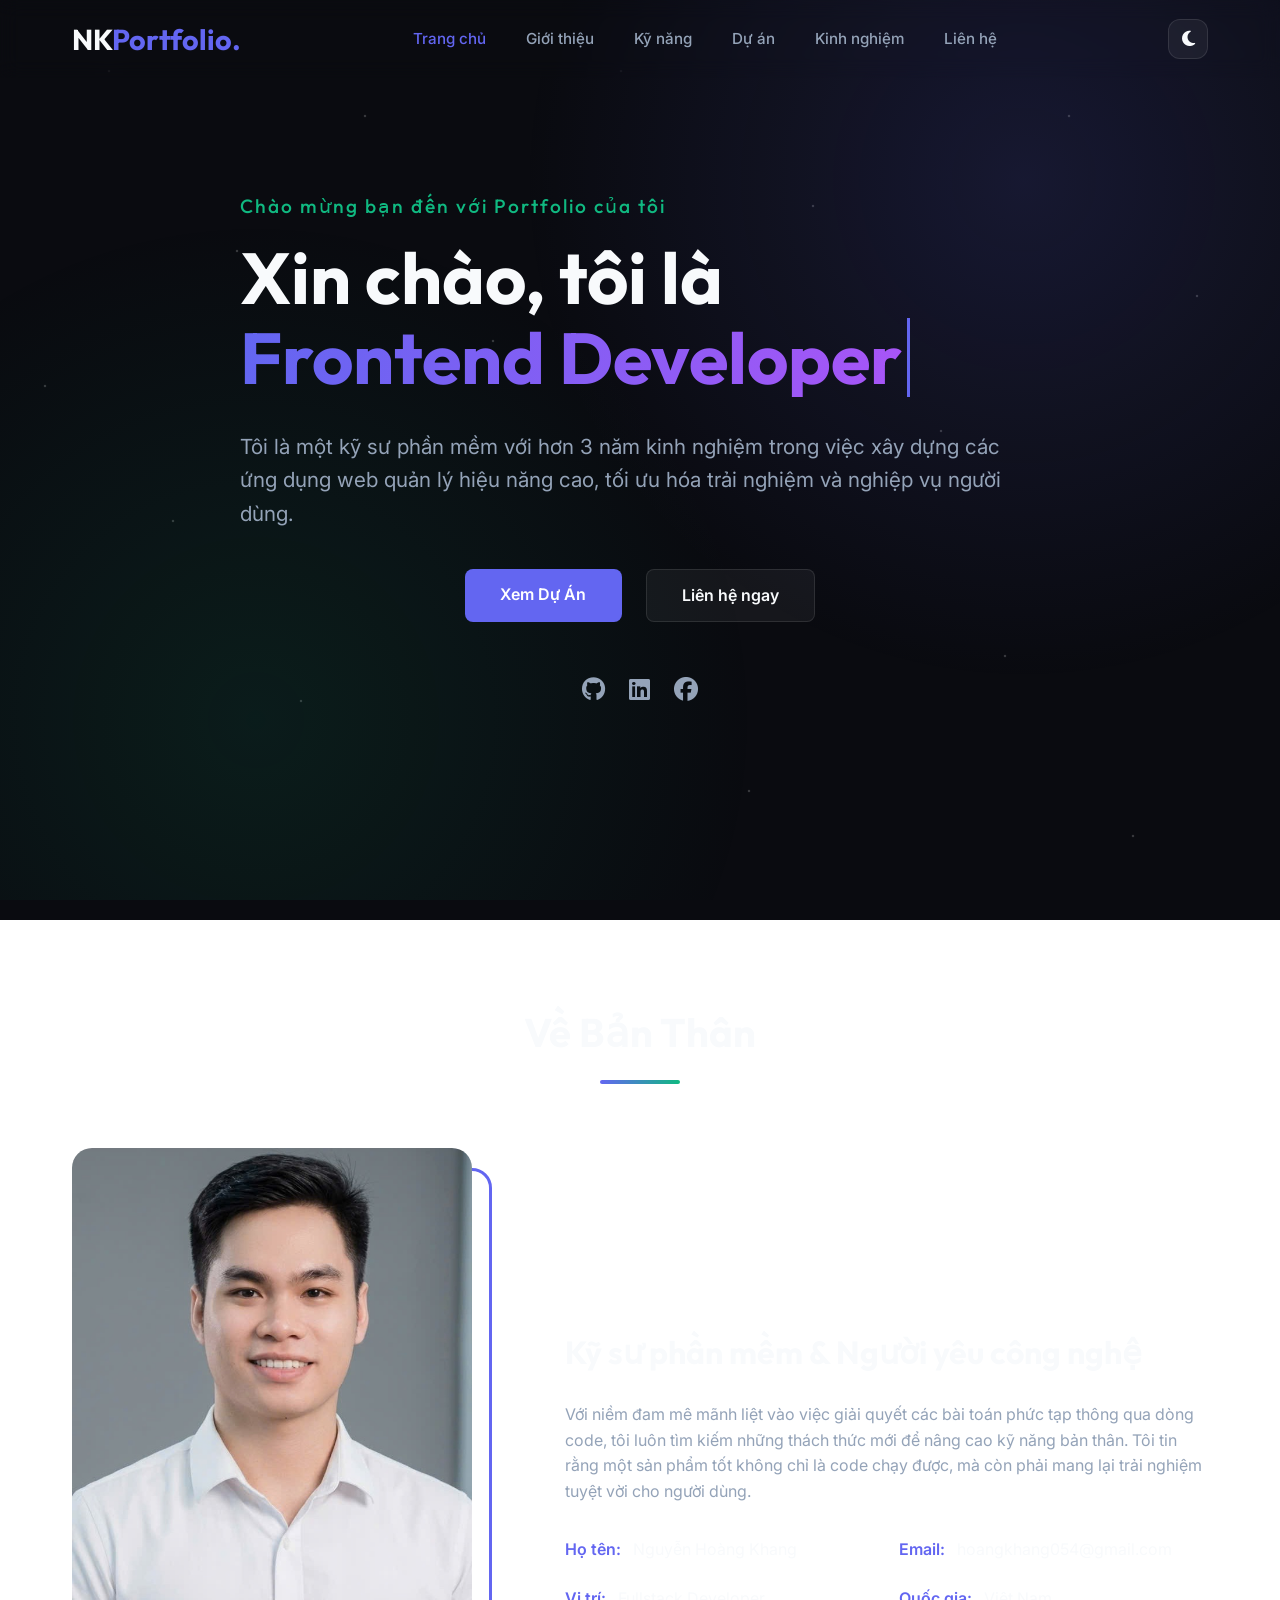
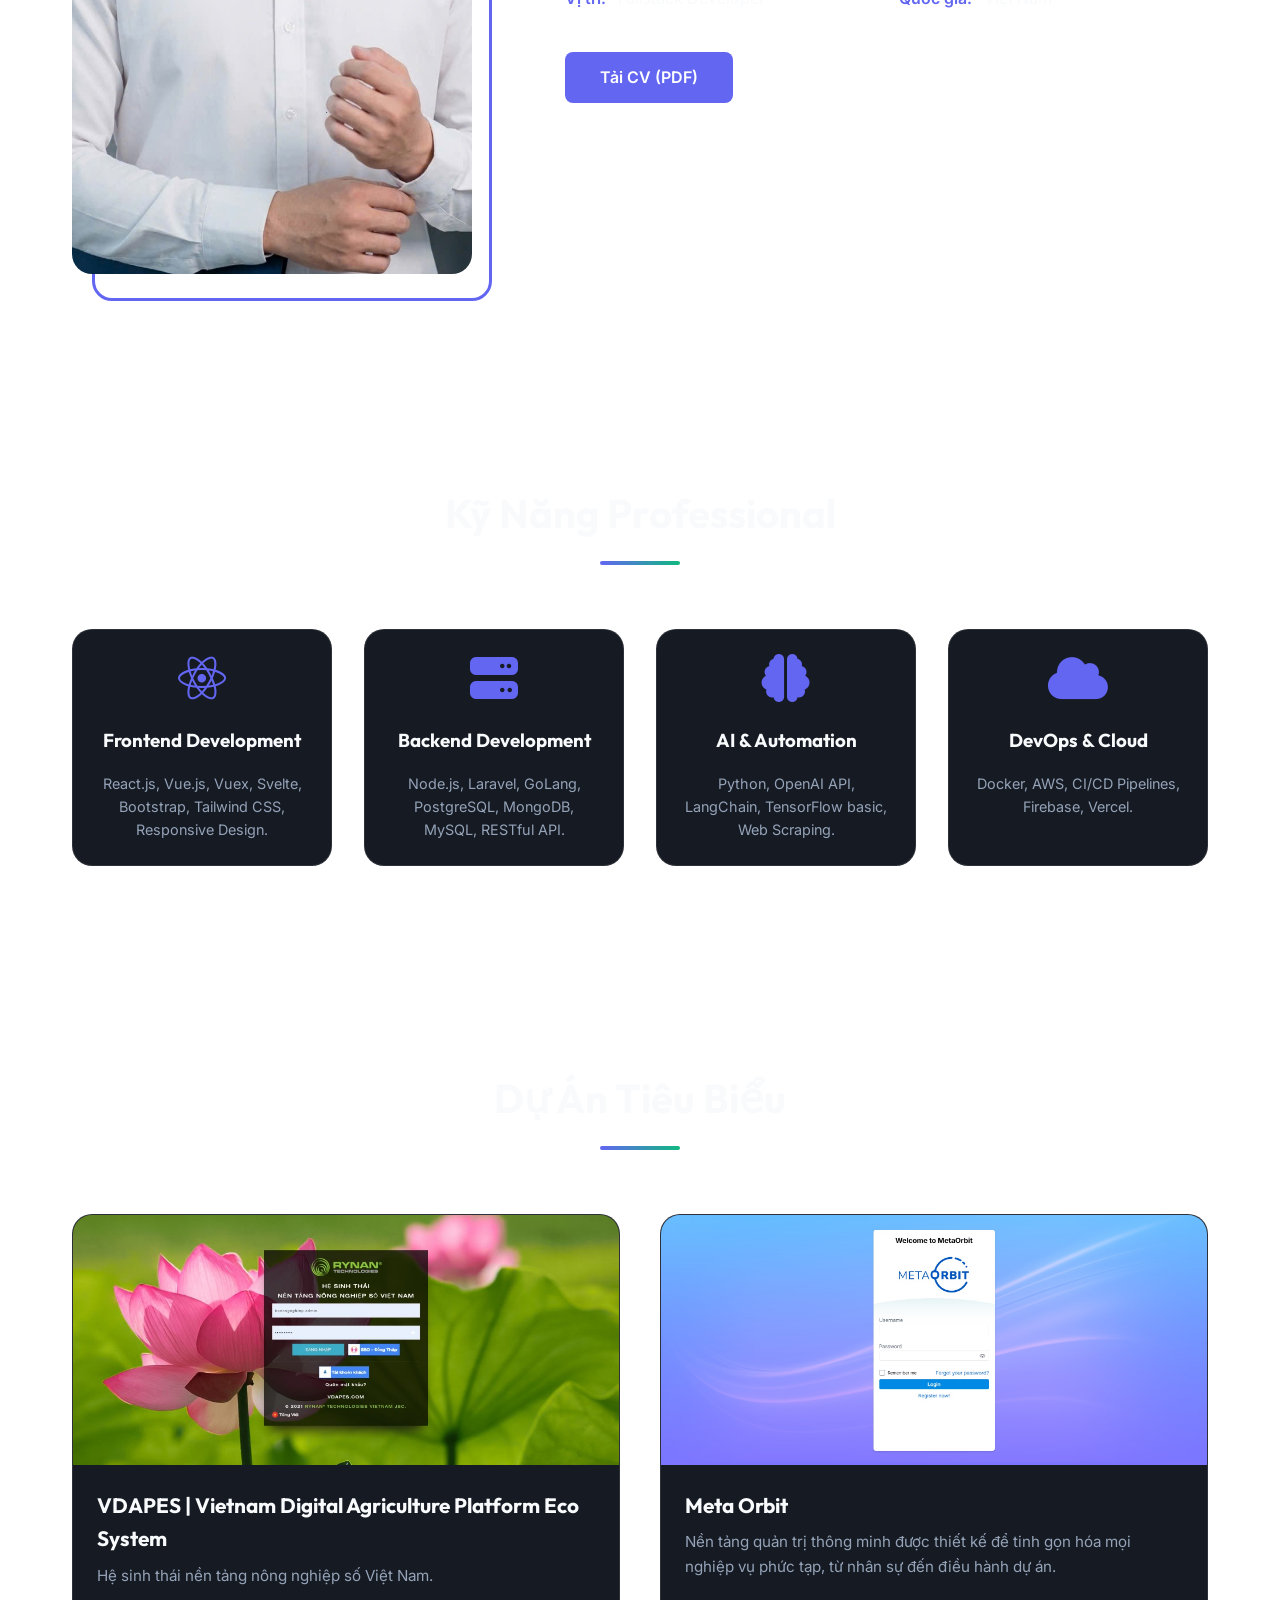
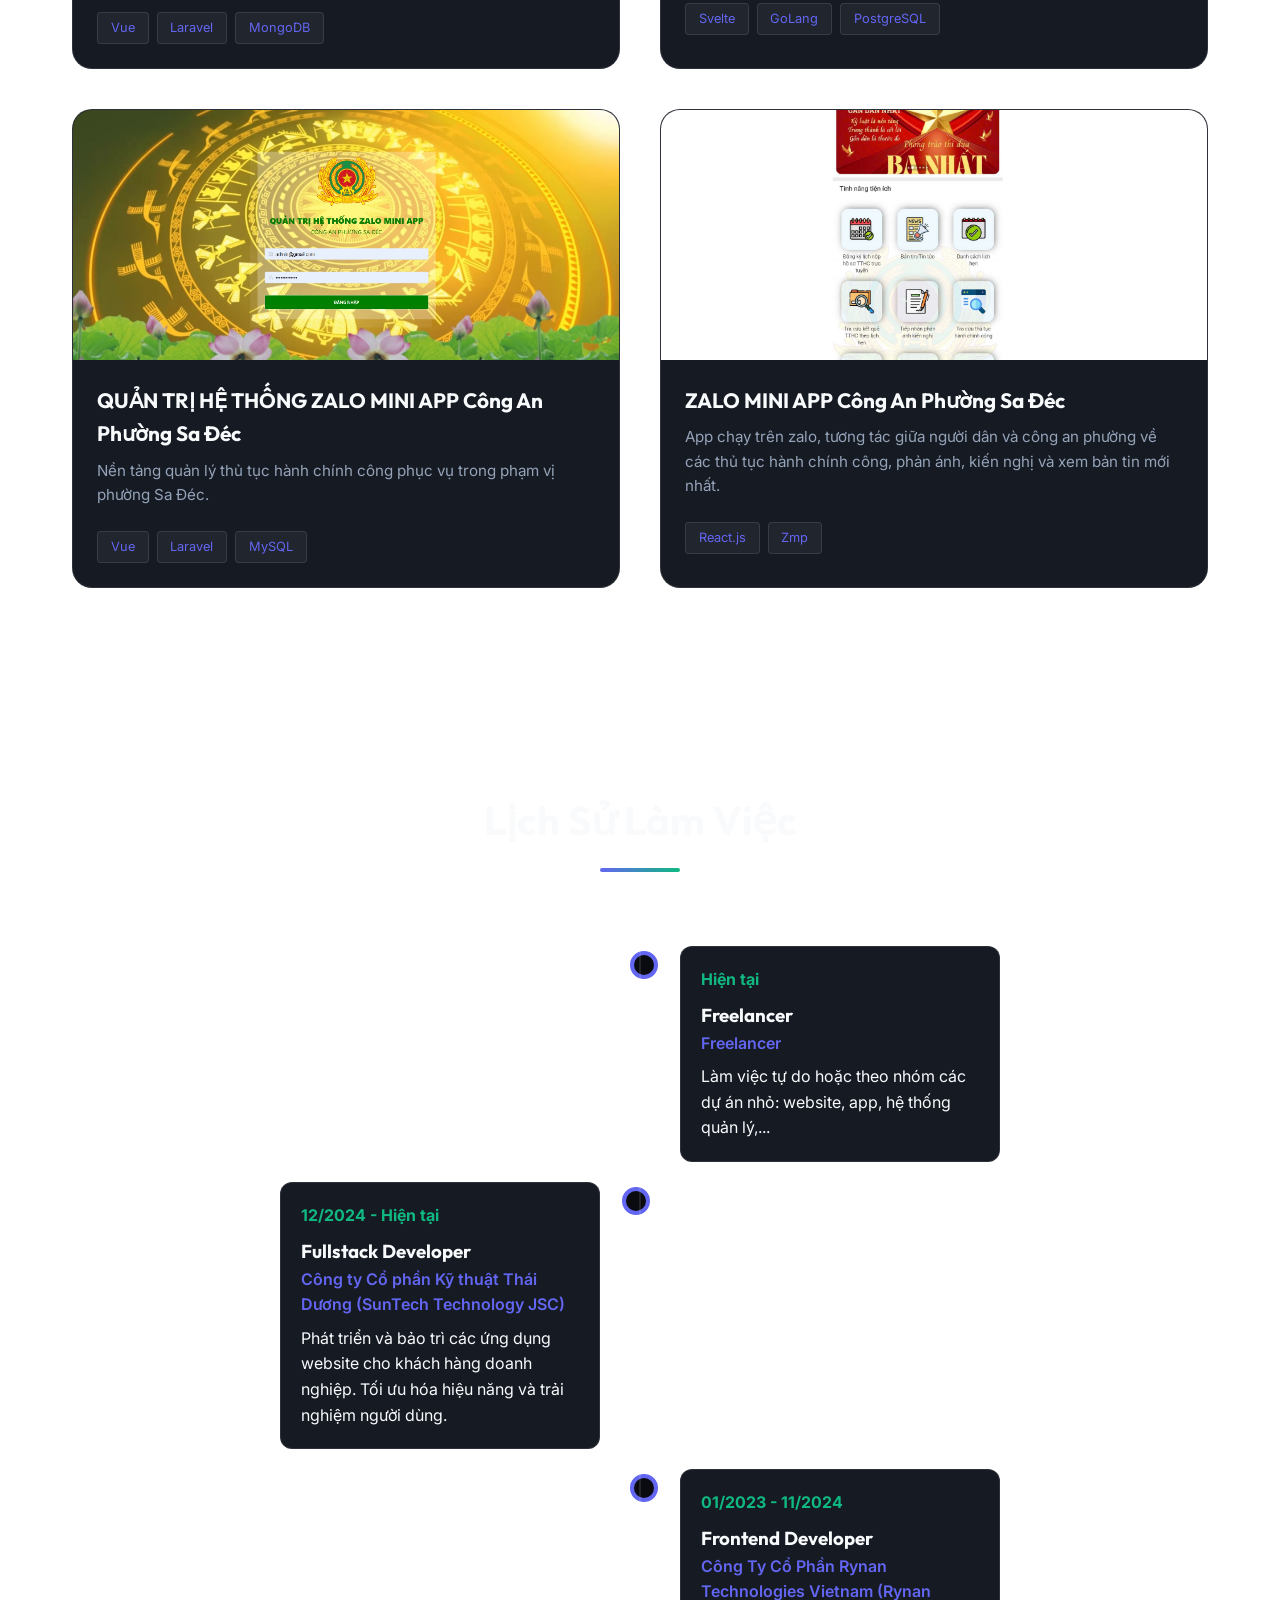
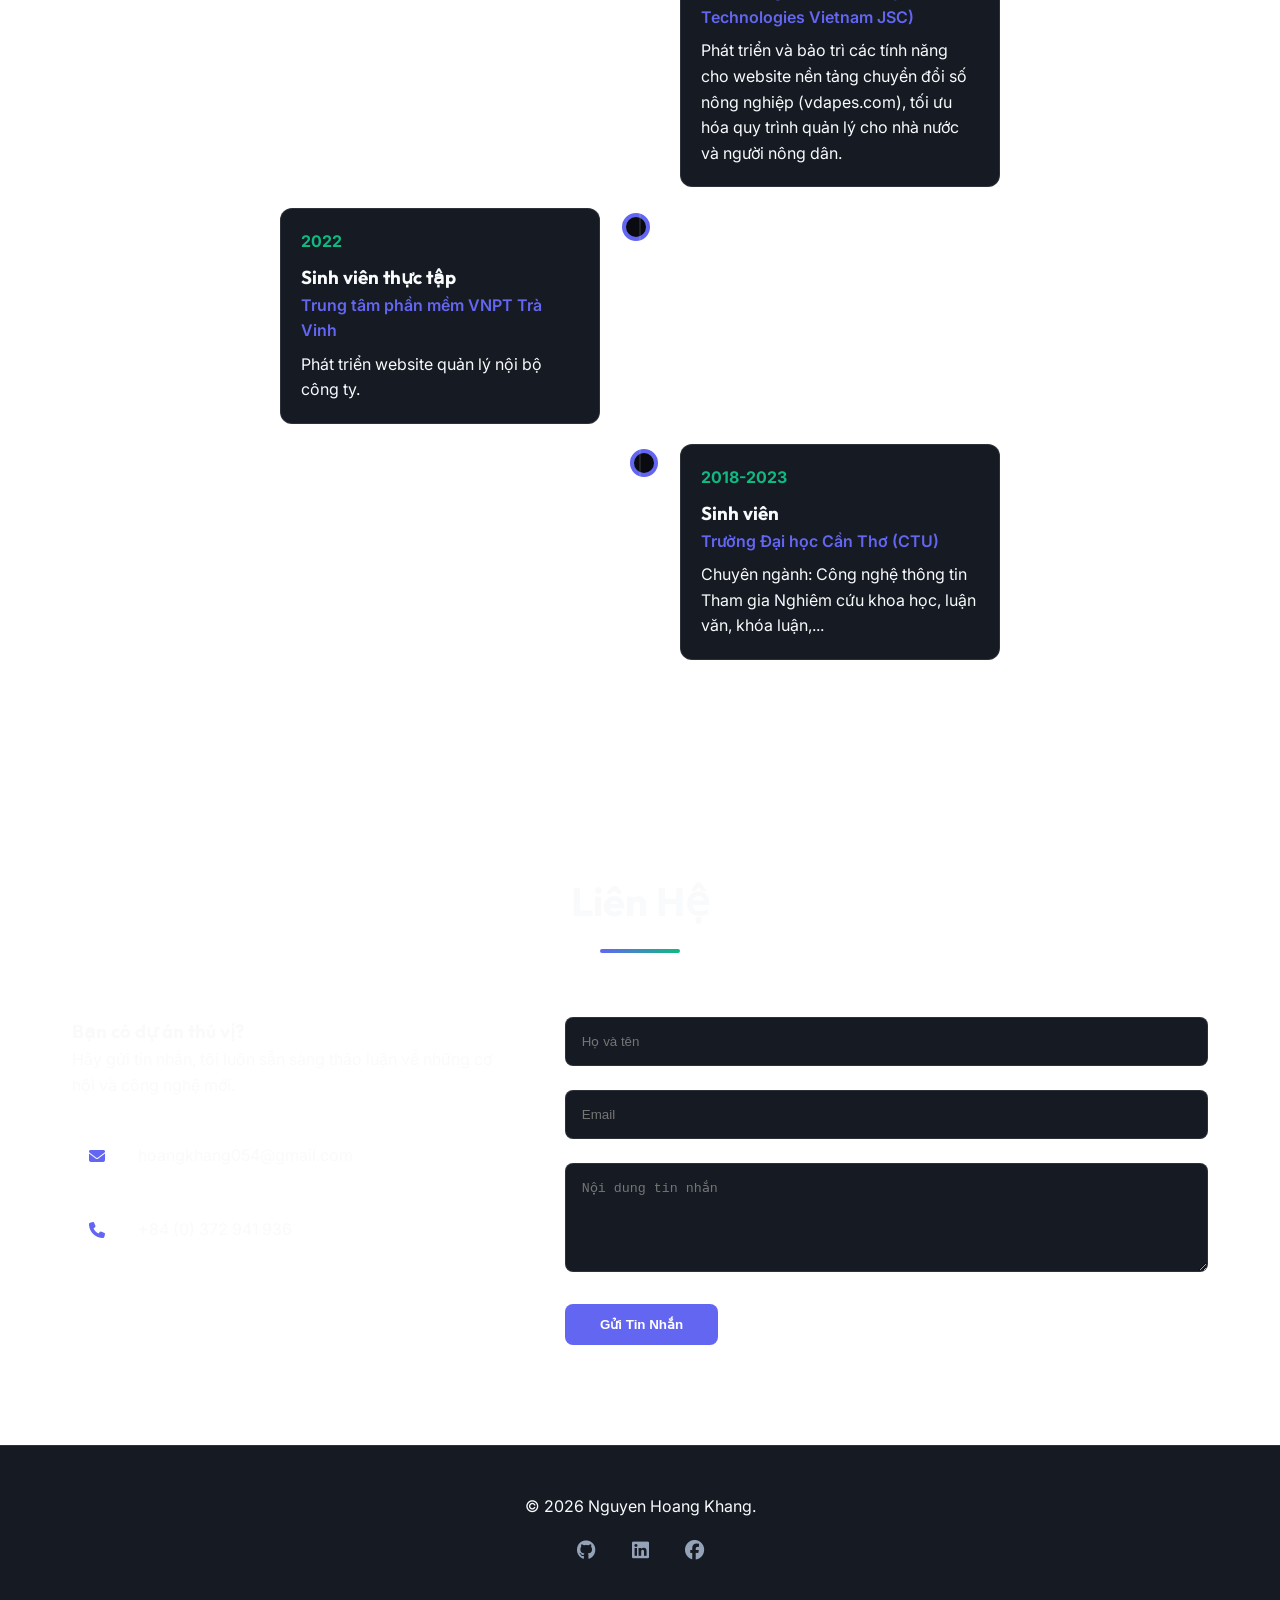
<file: index.html>
<!DOCTYPE html>
<html lang="en">
<head>
    <meta charset="UTF-8">
    <meta name="viewport" content="width=device-width, initial-scale=1.0">
    <title>Nguyễn Hoàng Khang Portfolio</title>
    <link rel="icon" type="image/svg+xml" href="assets/images/favicon.svg">
    
    <!-- Google Fonts -->
    <link rel="preconnect" href="https://fonts.googleapis.com">
    <link rel="preconnect" href="https://fonts.gstatic.com" crossorigin>
    <link href="https://fonts.googleapis.com/css2?family=Inter:wght@300;400;500;600;700&family=Outfit:wght@400;600;700&display=swap" rel="stylesheet">
    
    <!-- Font Awesome -->
    <link rel="stylesheet" href="https://cdnjs.cloudflare.com/ajax/libs/font-awesome/6.4.0/css/all.min.css">
    
    <!-- Global CSS -->
    <link rel="stylesheet" href="global.css">
    
    <!-- Component Specific CSS (Injected here for now) -->
    <link rel="stylesheet" href="components/navbar/navbar.css">
    <link rel="stylesheet" href="components/hero/hero.css">
    <link rel="stylesheet" href="components/about/about.css">
    <link rel="stylesheet" href="components/skills/skills.css">
    <link rel="stylesheet" href="components/projects/projects.css">
    <link rel="stylesheet" href="components/experience/experience.css">
    <link rel="stylesheet" href="components/contact/contact.css">
</head>
<body>
    <!-- Background Effects -->
    <div class="stars-container">
        <div class="star"></div>
        <div class="star"></div>
        <div class="star"></div>
        <div class="star"></div>
        <div class="star"></div>
        <div class="star"></div>
        <div class="star"></div>
        <div class="star"></div>
    </div>

    <!-- Background Blobs (Premium Design for Light Mode) -->
    <div class="bg-blobs">
        <div class="blob blob-1"></div>
        <div class="blob blob-2"></div>
        <div class="blob blob-3"></div>
        <div class="blob blob-4"></div>
        <div class="blob blob-5"></div>
    </div>

    <!-- Custom Cursor -->
    <div class="cursor-dot"></div>
    <div class="cursor-outline"></div>

    <!-- Component Containers -->
    <div id="app-navbar"></div>
    
    <main>
        <div id="app-hero"></div>
        <div id="app-about"></div>
        <div id="app-skills"></div>
        <div id="app-projects"></div>
        <div id="app-experience"></div>
        <div id="app-contact"></div>
    </main>

    <div id="app-footer"></div>

    <!-- Scroll to Top Button -->
    <button id="scroll-top" class="scroll-top" aria-label="Scroll to top">
        <i class="fas fa-arrow-up"></i>
    </button>

    <!-- Main Module Script -->
    <script type="module" src="script.js"></script>

    <!-- Important Note for Developer:
         To run this modular version, you MUST use a local server (like Live Server in VS Code)
         because browser security policies block 'fetch' and 'ES Modules' on 'file://' URLs.
    -->
</body>
</html>
</file>
<file: global.css>
:root {
    /* Colors (Dark Mode Default) */
    --primary-color: #6366f1;
    --primary-hover: #4f46e5;
    --secondary-color: #10b981;
    --bg-dark: #0a0b10;
    --bg-card: #161a23;
    --text-main: #f8fafc;
    --text-muted: #94a3b8;
    --glass: rgba(255, 255, 255, 0.05);
    --glass-border: rgba(255, 255, 255, 0.1);
    
    /* Transitions */
    --transition: all 0.3s cubic-bezier(0.4, 0, 0.2, 1);
}

[data-theme="light"] {
    --bg-dark: #f1f5f9;
    --bg-card: #ffffff;
    --text-main: #0f172a;
    --text-muted: #475569;
    --glass: rgba(0, 0, 0, 0.03);
    --glass-border: rgba(0, 0, 0, 0.09);
}

/* Background Stars */
.stars-container {
    position: fixed;
    inset: -20px; /* Bám lấy toàn bộ và tỏa dư ra ngoài 20px để chắc ăn không thấy viền */
    z-index: -1;
    overflow: hidden;
    background-color: var(--bg-dark);
    transition: background-color 0.4s ease;
}

/* Hide stars in light mode */
[data-theme="light"] .stars-container::before,
[data-theme="light"] .stars-container::after,
[data-theme="light"] .star {
    display: none;
}

/* Light mode: subtle dot grid */
[data-theme="light"] .stars-container {
    background: radial-gradient(circle at top right, #e2e8f0, #f8fafc 50%);
}

[data-theme="light"] .stars-container::after {
    content: "";
    position: absolute;
    inset: 0;
    background-image: radial-gradient(#94a3b8 1px, transparent 1px);
    background-size: 40px 40px;
    opacity: 0.15;
    mask-image: linear-gradient(to bottom, transparent, black 10%, black 90%, transparent);
    -webkit-mask-image: linear-gradient(to bottom, transparent, black 10%, black 90%, transparent);
}

/* Background Blobs Styles */
.bg-blobs {
    position: fixed;
    inset: 0;
    z-index: -2;
    overflow: hidden;
    display: none; /* Hide by default */
}

[data-theme="light"] .bg-blobs {
    display: block;
}

.blob {
    position: absolute;
    border-radius: 50%;
    filter: blur(90px); /* Tăng độ mờ ảo (mesh effect) */
    opacity: 0.8; /* Tăng độ đậm để nổi bật hơn trên nền trắng */
    animation: blob-float 20s infinite alternate cubic-bezier(0.4, 0, 0.2, 1);
    will-change: transform;
}

[data-theme="light"] .blob {
    mix-blend-mode: multiply; /* Hiệu ứng trộn màu rất đẹp cho Light Mode */
}

.blob-1 {
    width: 600px;
    height: 600px;
    background: rgba(99, 102, 241, 0.25); /* Primary Indigo tươi hơn */
    top: -150px;
    right: -100px;
    animation-duration: 25s;
}

.blob-2 {
    width: 550px;
    height: 550px;
    background: rgba(16, 185, 129, 0.2); /* Secondary Green */
    bottom: -150px;
    left: -100px;
    animation-delay: -5s;
    animation-duration: 22s;
}

.blob-3 {
    width: 450px;
    height: 450px;
    background: rgba(236, 72, 153, 0.2); /* Thêm màu Hồng Pink mộng mơ */
    top: 30%;
    left: 20%;
    animation-delay: -10s;
    animation-duration: 28s;
}

.blob-4 {
    width: 500px;
    height: 500px;
    background: rgba(14, 165, 233, 0.25); /* Xanh Sky Blue rực rỡ */
    top: 50%;
    right: 15%;
    animation-delay: -15s;
    animation-duration: 24s;
}

.blob-5 {
    width: 400px;
    height: 400px;
    background: rgba(245, 158, 11, 0.15); /* Cam vàng lấp lánh (Amber) */
    bottom: 10%;
    left: 40%;
    animation-delay: -2s;
    animation-duration: 26s;
}

@keyframes blob-float {
    0% { transform: translate(0, 0) rotate(0deg) scale(1); }
    25% { transform: translate(50px, -30px) rotate(90deg) scale(1.05); }
    50% { transform: translate(20px, 60px) rotate(180deg) scale(0.95); }
    75% { transform: translate(-40px, 20px) rotate(270deg) scale(1.02); }
    100% { transform: translate(0, 0) rotate(360deg) scale(1); }
}

/* Twinkling Static Stars */
.stars-container::before {
    content: "";
    position: absolute;
    width: 2px;
    height: 2px;
    background: white;
    box-shadow: 
        10vw 10vh 1px #fff, 20vw 30vh 1px #fff, 30vw 15vh 1px #fff, 40vw 40vh 1px #fff, 
        50vw 10vh 1px #fff, 65vw 25vh 1px #fff, 75vw 50vh 1px #fff, 85vw 15vh 1px #fff,
        15vw 60vh 1px #fff, 25vw 80vh 1px #fff, 45vw 70vh 1px #fff, 60vw 90vh 1px #fff,
        80vw 75vh 1px #fff, 90vw 95vh 1px #fff, 5vw 45vh 1px #fff, 95vw 35vh 1px #fff;
    border-radius: 50%;
    opacity: 0.3;
    animation: twinkle 5s infinite alternate;
}

@keyframes twinkle {
    from { opacity: 0.1; }
    to { opacity: 0.5; }
}

.star {
    position: absolute;
    top: -50px;
    left: -100px;
    width: 2px;
    height: 2px;
    background: #fff;
    border-radius: 50%;
    box-shadow: 0 0 10px 2px rgba(255, 255, 255, 0.5);
    animation: shooting-star linear infinite;
    opacity: 0;
}

.star::before {
    content: '';
    position: absolute;
    top: 50%;
    transform: translateY(-50%);
    width: 150px;
    height: 1px;
    background: linear-gradient(-90deg, #fff, transparent);
}

@keyframes shooting-star {
    0% {
        transform: rotate(20deg) translateX(0);
        opacity: 0;
    }
    10% {
        opacity: 1;
    }
    90% {
        opacity: 1;
    }
    100% {
        transform: rotate(20deg) translateX(120vw);
        opacity: 0;
    }
}

.star:nth-child(1) { top: 10%; left: -10%; animation-delay: 0s; animation-duration: 3s; }
.star:nth-child(2) { top: 25%; left: -20%; animation-delay: 4s; animation-duration: 4s; }
.star:nth-child(3) { top: 40%; left: -5%; animation-delay: 7s; animation-duration: 3.5s; }
.star:nth-child(4) { top: 5%; left: -15%; animation-delay: 2s; animation-duration: 5s; }
.star:nth-child(5) { top: 60%; left: -25%; animation-delay: 5s; animation-duration: 4.5s; }
.star:nth-child(6) { top: 15%; left: -10%; animation-delay: 9s; animation-duration: 4s; }
.star:nth-child(7) { top: 80%; left: -5%; animation-delay: 1s; animation-duration: 3.2s; }
.star:nth-child(8) { top: 35%; left: -30%; animation-delay: 3s; animation-duration: 4.8s; }

* {
    margin: 0;
    padding: 0;
    box-sizing: border-box;
}

html, body {
    width: 100%;
    margin: 0;
    padding: 0;
}

html {
    scroll-behavior: smooth;
    overflow-x: hidden;
}

body {
    font-family: 'Inter', sans-serif;
    background-color: transparent;
    color: var(--text-main);
    line-height: 1.6;
    overflow-x: hidden;
}

h1, h2, h3, h4, .logo {
    font-family: 'Outfit', sans-serif;
}

.container {
    max-width: 1200px;
    margin: 0 auto;
    padding: 0 2rem;
}

section {
    padding: 100px 0;
    scroll-margin-top: 80px; /* Bù trừ cho chiều cao của thanh Navbar cố định */
}

.section-title {
    text-align: center;
    margin-bottom: 4rem;
}

.section-title h2 {
    font-size: 2.5rem;
    margin-bottom: 1rem;
}

.underline {
    width: 80px;
    height: 4px;
    background: linear-gradient(90deg, var(--primary-color), var(--secondary-color));
    margin: 0 auto;
    border-radius: 2px;
}

.btn {
    padding: 0.8rem 2.2rem;
    border-radius: 8px;
    font-weight: 600;
    text-decoration: none;
    transition: var(--transition);
    display: inline-block;
    cursor: pointer;
    border: none;
    white-space: nowrap; /* Chống xuống hàng */
}

@media (max-width: 576px) {
    .btn {
        padding: 0.7rem 1.2rem;
        font-size: 0.9rem;
    }
}

.btn-primary {
    background-color: var(--primary-color);
    color: white;
}

.btn-primary:hover {
    background-color: var(--primary-hover);
    transform: translateY(-3px);
    box-shadow: 0 10px 20px rgba(99, 102, 241, 0.3);
}

.btn-secondary {
    border: 1px solid var(--glass-border);
    color: var(--text-main);
    background: var(--glass);
}

.btn-secondary:hover {
    background: rgba(255, 255, 255, 0.1);
    transform: translateY(-3px);
}

/* Reveal Animations */
.reveal {
    opacity: 0;
    transition: all 0.8s cubic-bezier(0.17, 0.55, 0.55, 1);
    will-change: transform, opacity;
}

.fade-up {
    transform: translateY(50px);
}

.fade-left {
    transform: translateX(-50px);
}

.fade-right {
    transform: translateX(50px);
}

.zoom-in {
    transform: scale(0.9);
}

.reveal.active {
    opacity: 1;
    transform: translate(0, 0) scale(1);
}

/* Delay classes for staggered animations */
.delay-100 { transition-delay: 100ms; }
.delay-200 { transition-delay: 200ms; }
.delay-300 { transition-delay: 300ms; }
.delay-400 { transition-delay: 400ms; }
.delay-500 { transition-delay: 500ms; }

footer {
    padding: 3rem 0;
    background: var(--bg-card);
    text-align: center;
    border-top: 1px solid var(--glass-border);
}

/* Custom Cursor */
.cursor-dot,
.cursor-outline {
    display: none; /* Ẩn mặc định */
    pointer-events: none;
    position: fixed;
    top: 0;
    left: 0;
    transform: translate(-50%, -50%);
    border-radius: 50%;
    z-index: 9999;
    transition: opacity 0.3s ease, transform 0.3s ease;
    opacity: 0;
}

/* Chỉ hiển thị và ẩn con trỏ mặc định trên thiết bị có chuột (Desktop) */
@media (pointer: fine) {
    .cursor-dot,
    .cursor-outline {
        display: block;
    }

    body, a, button, .btn, .menu-toggle {
        cursor: none !important;
    }
}

.cursor-dot {
    width: 8px;
    height: 8px;
    background-color: var(--primary-color);
}

.cursor-outline {
    width: 40px;
    height: 40px;
    border: 2px solid var(--primary-color);
}

/* Hover effect for cursor */
.cursor-hover .cursor-dot {
    transform: translate(-50%, -50%) scale(1.5);
    background-color: var(--secondary-color);
}

.cursor-hover .cursor-outline {
    transform: translate(-50%, -50%) scale(1.5);
    border-color: var(--secondary-color);
    background-color: rgba(16, 185, 129, 0.1);
}

/* ===== Scroll to Top Button ===== */
.scroll-top {
    position: fixed;
    bottom: 30px;
    right: 30px;
    width: 50px;
    height: 50px;
    background: var(--primary-color);
    color: white;
    border-radius: 14px;
    border: none;
    cursor: pointer;
    display: flex;
    align-items: center;
    justify-content: center;
    font-size: 1.1rem;
    z-index: 500; /* Thấp hơn cursor (9999) để không chặn sự kiện chuột */
    opacity: 0;
    visibility: hidden;
    pointer-events: none;
    transform: translateY(16px) scale(0.85);
    transition: opacity 0.35s ease, transform 0.35s cubic-bezier(0.34, 1.56, 0.64, 1), visibility 0.35s ease;
    box-shadow: 0 8px 24px rgba(99, 102, 241, 0.35);
}

.scroll-top.show {
    opacity: 1;
    visibility: visible;
    pointer-events: auto;
    transform: translateY(0) scale(1);
}

.scroll-top:hover {
    background: var(--primary-hover);
    transform: translateY(-4px) scale(1.05);
    box-shadow: 0 12px 28px rgba(99, 102, 241, 0.45);
}

.scroll-top:active {
    transform: translateY(0) scale(0.95);
    transition-duration: 0.1s;
}

@media (max-width: 768px) {
    .scroll-top {
        bottom: 20px;
        right: 20px;
        width: 44px;
        height: 44px;
        font-size: 1rem;
    }
}
</file>
<file: components/navbar/navbar.css>
nav {
    position: fixed;
    top: 0;
    width: 100%;
    z-index: 1000;
    padding: 1rem 0;
    transition: background 0.3s ease, border-bottom 0.3s ease, box-shadow 0.3s ease; /* Chỉ transition hiệu ứng, KHÔNG transition padding/height */
    backdrop-filter: blur(10px);
    background: transparent;
}

nav.scrolled {
    background: var(--bg-card);
    border-bottom: 1px solid var(--glass-border);
    box-shadow: 0 4px 20px rgba(0, 0, 0, 0.1);
}

.container-nav {
    display: flex;
    justify-content: space-between;
    align-items: center;
}

.logo {
    font-size: 1.8rem;
    font-weight: 700;
    color: var(--text-main);
    text-decoration: none;
}

.logo span {
    color: var(--primary-color);
}

.nav-links {
    display: flex;
    list-style: none;
    gap: 2.5rem;
}

.nav-links a {
    text-decoration: none;
    color: var(--text-muted);
    font-weight: 500;
    transition: var(--transition);
    font-size: 0.95rem;
}

.nav-links a:hover, .nav-links a.active {
    color: var(--primary-color);
}

.nav-extra {
    display: flex;
    align-items: center;
    gap: 1rem;
}

.theme-toggle {
    font-size: 1.1rem;
    cursor: pointer;
    color: var(--text-main);
    transition: var(--transition);
    width: 40px;
    height: 40px;
    display: flex;
    align-items: center;
    justify-content: center;
    border-radius: 12px;
    background: var(--glass);
    border: 1px solid var(--glass-border);
}

.theme-toggle:hover {
    color: var(--primary-color);
    transform: translateY(-2px);
    background: rgba(255, 255, 255, 0.1);
}

[data-theme="light"] .theme-toggle:hover {
    background: rgba(0, 0, 0, 0.05);
}

.theme-toggle .fa-sun { display: none; }
[data-theme="light"] .theme-toggle .fa-moon { display: none; }
[data-theme="light"] .theme-toggle .fa-sun { display: block; }

.menu-toggle {
    display: none;
    font-size: 1.5rem;
    cursor: pointer;
    color: var(--text-main);
}

.nav-close {
    display: none;
}

.nav-overlay {
    position: fixed;
    inset: 0;
    background: rgba(0, 0, 0, 0.6);
    backdrop-filter: blur(4px);
    z-index: 998;
    opacity: 0;
    pointer-events: none;
    transition: var(--transition);
}

.nav-overlay.active {
    opacity: 1;
    pointer-events: auto;
}

@media (max-width: 768px) {
    .nav-links {
        position: fixed;
        top: 0;
        right: -100%;
        height: 100vh;
        height: 100dvh;
        width: 260px; /* Thân menu nhỏ hơn */
        background: var(--bg-card);
        flex-direction: column;
        justify-content: flex-start;
        align-items: flex-start;
        padding: 5rem 2rem;
        gap: 1.5rem;
        transition: 0.4s cubic-bezier(0.4, 0, 0.2, 1);
        z-index: 999;
        box-shadow: -10px 0 30px rgba(0, 0, 0, 0.5);
    }
    
    .nav-links.active { right: 0; }
    
    .menu-toggle { display: block; }

    .nav-close {
        display: block;
        position: absolute;
        top: 1.5rem;
        right: 1.5rem;
        font-size: 1.8rem;
        cursor: pointer;
        color: var(--text-main);
    }

    .nav-links a {
        font-size: 1.1rem;
        width: 100%;
        padding: 0.5rem 0;
    }
}
</file>
<file: components/hero/hero.css>
.hero {
    min-height: 100vh;
    min-height: 100dvh;
    display: flex;
    align-items: center;
    justify-content: center;
    position: relative;
    background: radial-gradient(circle at 80% 20%, rgba(99, 102, 241, 0.15) 0%, transparent 40%),
                radial-gradient(circle at 20% 80%, rgba(16, 185, 129, 0.1) 0%, transparent 40%);
}

.hero-content {
    width: 100%;
    max-width: 1100px; /* Tăng thêm 20% so với 900px */
    text-align: left;
}

.sub-title {
    color: var(--secondary-color);
    font-size: 1.2rem;
    font-weight: 500;
    margin-bottom: 1rem;
    letter-spacing: 2px;
}

.main-heading {
    margin-bottom: 2rem;
    height: 160px; /* Khóa chiều cao cố định cho cụm tiêu đề để tránh nhảy layout */
    display: flex;
    flex-direction: column;
    justify-content: center;
}

.hero h1 {
    font-size: 4.5rem; /* Tăng kích thước font một chút cho cân xứng với chiều rộng mới */
    line-height: 1.1;
    margin: 0;
}

.highlight {
    display: inline-block;
    vertical-align: bottom;
    background: linear-gradient(90deg, var(--primary-color), #a855f7);
    -webkit-background-clip: text;
    background-clip: text;
    -webkit-text-fill-color: transparent;
    border-right: 3px solid var(--primary-color);
    padding-right: 5px;
    animation: blink 0.7s infinite;
}

@keyframes blink {
    0%, 100% { border-color: transparent; }
    50% { border-color: var(--primary-color); }
}

.hero-description {
    font-size: 1.3rem; /* Tăng nhẹ kích thước font */
    color: var(--text-muted);
    margin-bottom: 2.5rem;
    max-width: 800px;
    margin-left: auto;
    margin-right: auto;
}

.hero-btns {
    display: flex;
    justify-content: center;
    gap: 1.5rem;
    margin-bottom: 3rem;
}

.social-links {
    display: flex;
    justify-content: center;
    gap: 1.5rem;
}

.social-links a {
    color: var(--text-muted);
    font-size: 1.5rem;
    transition: var(--transition);
}

.social-links a:hover {
    color: var(--primary-color);
    transform: translateY(-5px);
}

@media (max-width: 992px) {
    .hero h1 { font-size: 3rem; }
    .main-heading { height: auto; min-height: 120px; }
}

@media (max-width: 576px) {
    .sub-title { font-size: 1rem; }
    .hero h1 { font-size: 2.2rem; }
    .hero-description { font-size: 1rem; }
    .hero-btns { 
        gap: 0.8rem; 
        display: flex; /* Đảm bảo là flex */
        flex-direction: row; /* Ép nằm ngang */
        justify-content: center;
        width: 100%;
        margin-top: 1.5rem;
    }
}
</file>
<file: components/about/about.css>
.about-grid {
    display: grid;
    grid-template-columns: 1fr 1.5fr;
    gap: 4rem;
    align-items: center;
}

.image-box {
    position: relative;
    width: 100%;
    max-width: 400px;
}

.image-box img {
    width: 100%;
    border-radius: 20px;
    z-index: 2;
    position: relative;
}

.image-border {
    position: absolute;
    top: 20px;
    left: 20px;
    width: 100%;
    height: 100%;
    border: 3px solid var(--primary-color);
    border-radius: 20px;
    z-index: 1;
}

.about-text h3 {
    font-size: 2rem;
    margin-bottom: 1.5rem;
}

.about-text p {
    color: var(--text-muted);
    margin-bottom: 2rem;
}

.info-list {
    display: grid;
    grid-template-columns: 1fr 1fr;
    gap: 1.5rem;
    margin-bottom: 2.5rem;
}

.info-item .label {
    color: var(--primary-color);
    font-weight: 600;
    margin-right: 0.5rem;
}

@media (max-width: 992px) {
    .about-grid { 
        grid-template-columns: 1fr;
        text-align: center;
    }
    
    .image-box {
        margin: 0 auto 3rem;
    }

    .info-list {
        text-align: left;
        max-width: 400px;
        margin: 0 auto 2.5rem;
    }
}

@media (max-width: 768px) {
    .info-list { grid-template-columns: 1fr; }
}
</file>
<file: components/skills/skills.css>
.skills-grid {
    display: grid;
    grid-template-columns: repeat(auto-fit, minmax(250px, 1fr));
    gap: 2rem;
}

.skill-card {
    background: var(--bg-card);
    padding: 1.5rem;
    border-radius: 20px;
    border: 1px solid var(--glass-border);
    transition: var(--transition);
    text-align: center;
}

.skill-card:hover {
    transform: translateY(-10px);
    border-color: var(--primary-color);
    box-shadow: 0 20px 40px rgba(0, 0, 0, 0.4);
}

.skill-card i {
    font-size: 3rem;
    color: var(--primary-color);
    margin-bottom: 1.5rem;
}

.skill-card h3 {
    margin-bottom: 1rem;
}

.skill-card p {
    color: var(--text-muted);
    font-size: 0.9rem;
}
</file>
<file: components/projects/projects.css>
.projects-grid {
    display: grid;
    grid-template-columns: 1fr;
    gap: 2.5rem;
}

@media (min-width: 768px) {
    .projects-grid {
        grid-template-columns: repeat(2, 1fr);
    }
}

.project-card {
    background: var(--bg-card);
    border-radius: 20px;
    overflow: hidden;
    border: 1px solid var(--glass-border);
    transition: var(--transition);
}

.project-card:hover {
    transform: scale(1.02);
}

.project-img {
    position: relative;
    height: 250px;
    overflow: hidden;
}

.project-img img {
    width: 100%;
    height: 100%;
    object-fit: cover;
    transition: var(--transition);
}

.project-hover {
    position: absolute;
    inset: 0;
    background: rgba(99, 102, 241, 0.8);
    display: flex;
    justify-content: center;
    align-items: center;
    opacity: 0;
    transition: var(--transition);
}

.project-card:hover .project-hover {
    opacity: 1;
}

.project-links a {
    width: 50px;
    height: 50px;
    background: white;
    color: var(--primary-color);
    border-radius: 50%;
    display: inline-flex;
    justify-content: center;
    align-items: center;
    margin: 0 0.5rem;
    text-decoration: none;
    font-size: 1.2rem;
}

.project-info {
    padding: 1.5rem;
}

.project-info h4 {
    font-size: 1.3rem;
    margin-bottom: 0.5rem;
}

.project-info p {
    color: var(--text-muted);
    font-size: 0.950rem;
    margin-bottom: 1.5rem;
}

.tags {
    display: flex;
    flex-wrap: wrap;
    gap: 0.5rem;
}

.tags span {
    background: var(--glass);
    padding: 0.3rem 0.8rem;
    border-radius: 4px;
    font-size: 0.8rem;
    color: var(--primary-color);
    border: 1px solid var(--glass-border);
}
</file>
<file: components/experience/experience.css>
.timeline {
    position: relative;
    max-width: 800px;
    margin: 0 auto;
}

.timeline::after {
    content: '';
    position: absolute;
    width: 2px;
    background: var(--glass-border);
    top: 0;
    bottom: 0;
    left: 50%;
    margin-left: -1px;
}

.timeline-item {
    padding: 10px 40px;
    position: relative;
    width: 50%;
}

.timeline-item::after {
    content: '';
    position: absolute;
    width: 20px;
    height: 20px;
    right: -10px;
    background-color: var(--bg-dark);
    border: 4px solid var(--primary-color);
    top: 15px;
    border-radius: 50%;
    z-index: 1;
}

.left { left: 0; }
.right { left: 50%; }

.right::after { left: -10px; }

.timeline-content {
    padding: 20px;
    background: var(--bg-card);
    border-radius: 12px;
    border: 1px solid var(--glass-border);
}

.date {
    color: var(--secondary-color);
    font-weight: 700;
    display: block;
    margin-bottom: 0.5rem;
}

.company {
    color: var(--primary-color);
    font-weight: 600;
    margin-bottom: 0.5rem;
}

@media (max-width: 992px) {
    .timeline::after { left: 31px; }
    .timeline-item { 
        width: 100%; 
        padding-left: 70px; 
        padding-right: 25px;
        left: 0 !important; /* Đảm bảo các item bên phải quay về lề trái */
    }
    .timeline-item::after { 
        left: 21px !important; /* Dùng !important để override các class left/right cụ thể */
    }
}
</file>
<file: components/contact/contact.css>
.contact-grid {
    display: grid;
    grid-template-columns: 1fr 1.5fr;
    gap: 4rem;
}

.contact-details {
    margin-top: 2rem;
}

.detail-item {
    display: flex;
    align-items: center;
    gap: 1rem;
    margin-bottom: 1.5rem;
}

.detail-item i {
    width: 50px;
    height: 50px;
    background: var(--glass);
    border-radius: 50%;
    display: flex;
    justify-content: center;
    align-items: center;
    color: var(--primary-color);
}

.contact-form .form-group {
    margin-bottom: 1.5rem;
}

.contact-form input, .contact-form textarea {
    width: 100%;
    padding: 1rem;
    background: var(--bg-card);
    border: 1px solid var(--glass-border);
    border-radius: 8px;
    color: var(--text-main);
    outline: none;
    transition: var(--transition);
}

.contact-form input:focus, .contact-form textarea:focus {
    border-color: var(--primary-color);
}

@media (max-width: 992px) {
    .contact-grid { grid-template-columns: 1fr; }
}

/* Success Popup */
.success-popup {
    position: fixed;
    top: 0;
    left: 0;
    width: 100%;
    height: 100dvh;
    background: rgba(0, 0, 0, 0.6);
    backdrop-filter: blur(8px);
    z-index: 9999;
    display: flex;
    justify-content: center;
    align-items: center;
    opacity: 0;
    visibility: hidden;
    transition: var(--transition);
}

.success-popup.show {
    opacity: 1;
    visibility: visible;
}

.popup-content {
    background: var(--bg-card);
    border: 1px solid var(--glass-border);
    padding: 3rem 2rem;
    border-radius: 20px;
    text-align: center;
    max-width: 400px;
    width: 90%;
    transform: translateY(20px) scale(0.9);
    transition: var(--transition);
    box-shadow: 0 20px 40px rgba(0, 0, 0, 0.2);
}

.success-popup.show .popup-content {
    transform: translateY(0) scale(1);
}

.popup-content i {
    font-size: 4rem;
    color: var(--secondary-color);
    margin-bottom: 1.5rem;
}

.popup-content h3 {
    font-size: 1.8rem;
    margin-bottom: 0.5rem;
    color: var(--text-main);
}

.popup-content p {
    color: var(--text-muted);
    margin-bottom: 2rem;
}

.popup-content .btn {
    width: 100%;
}
</file>
